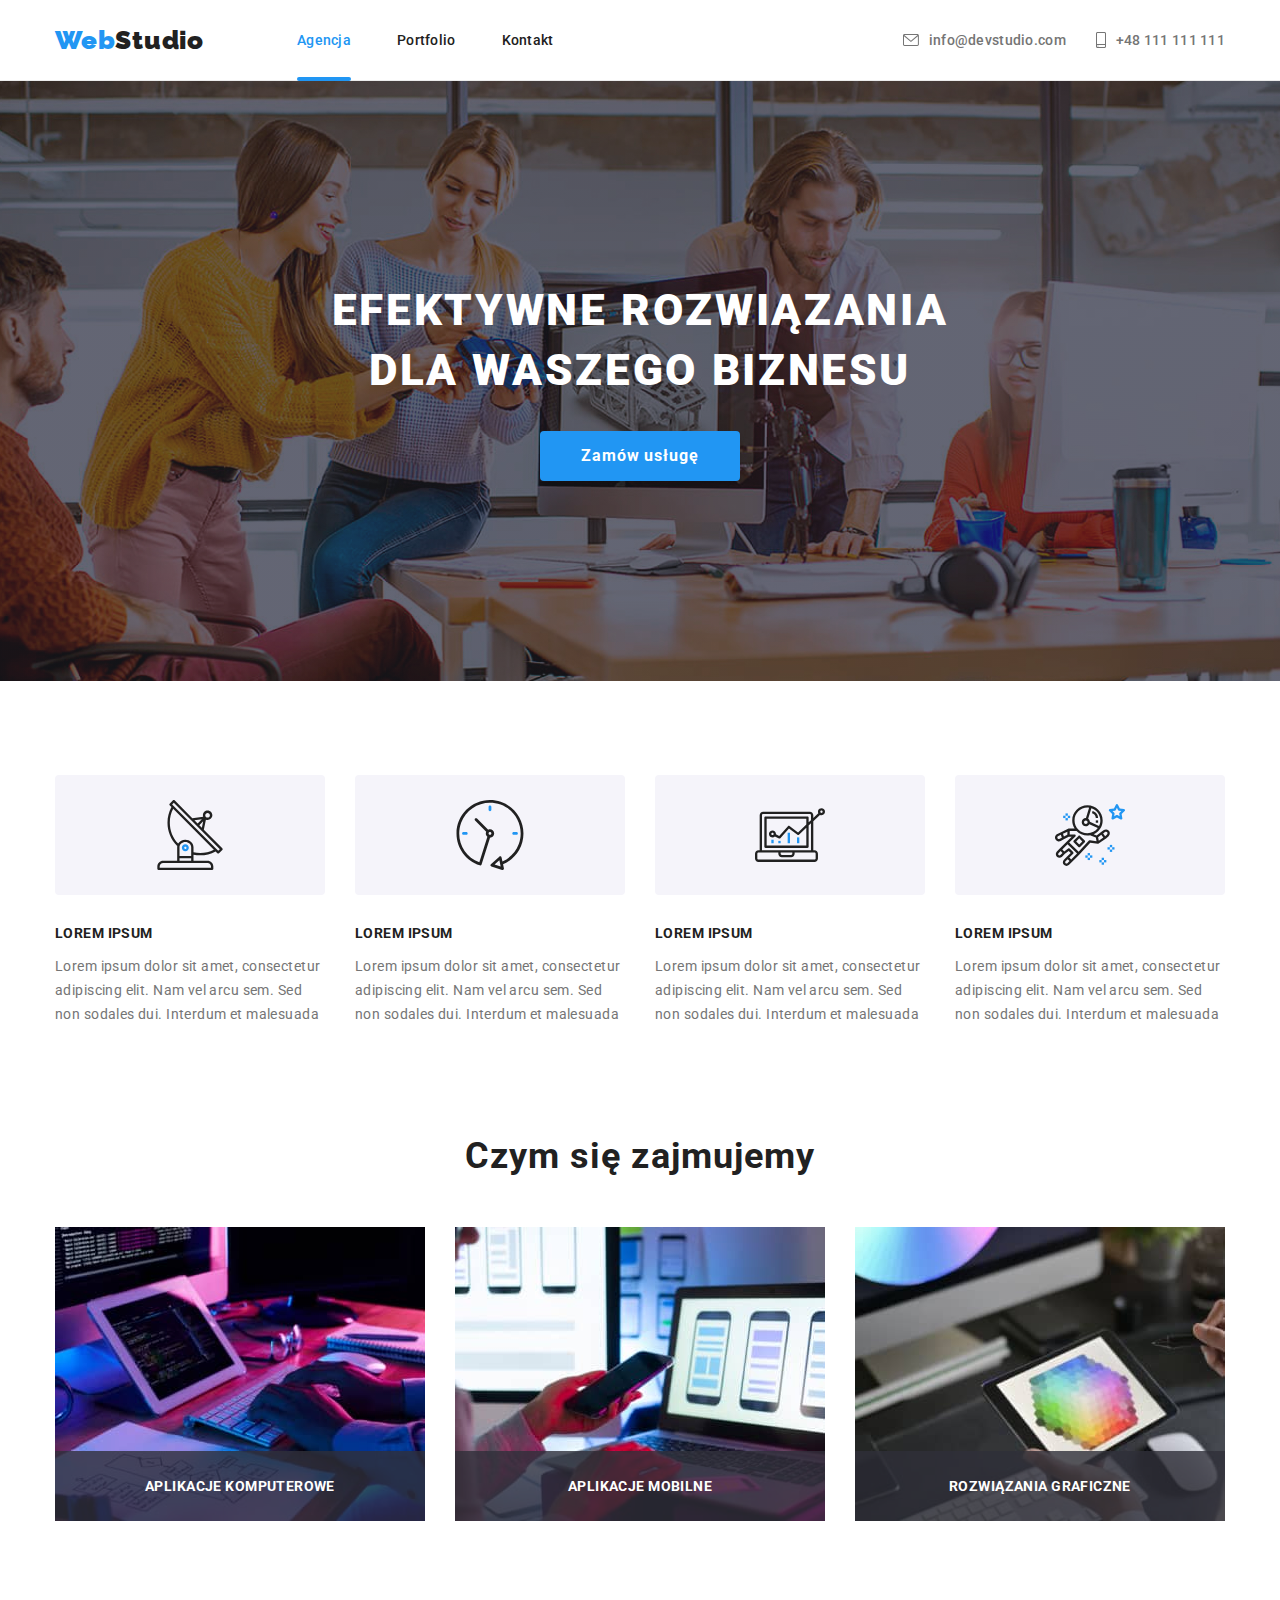
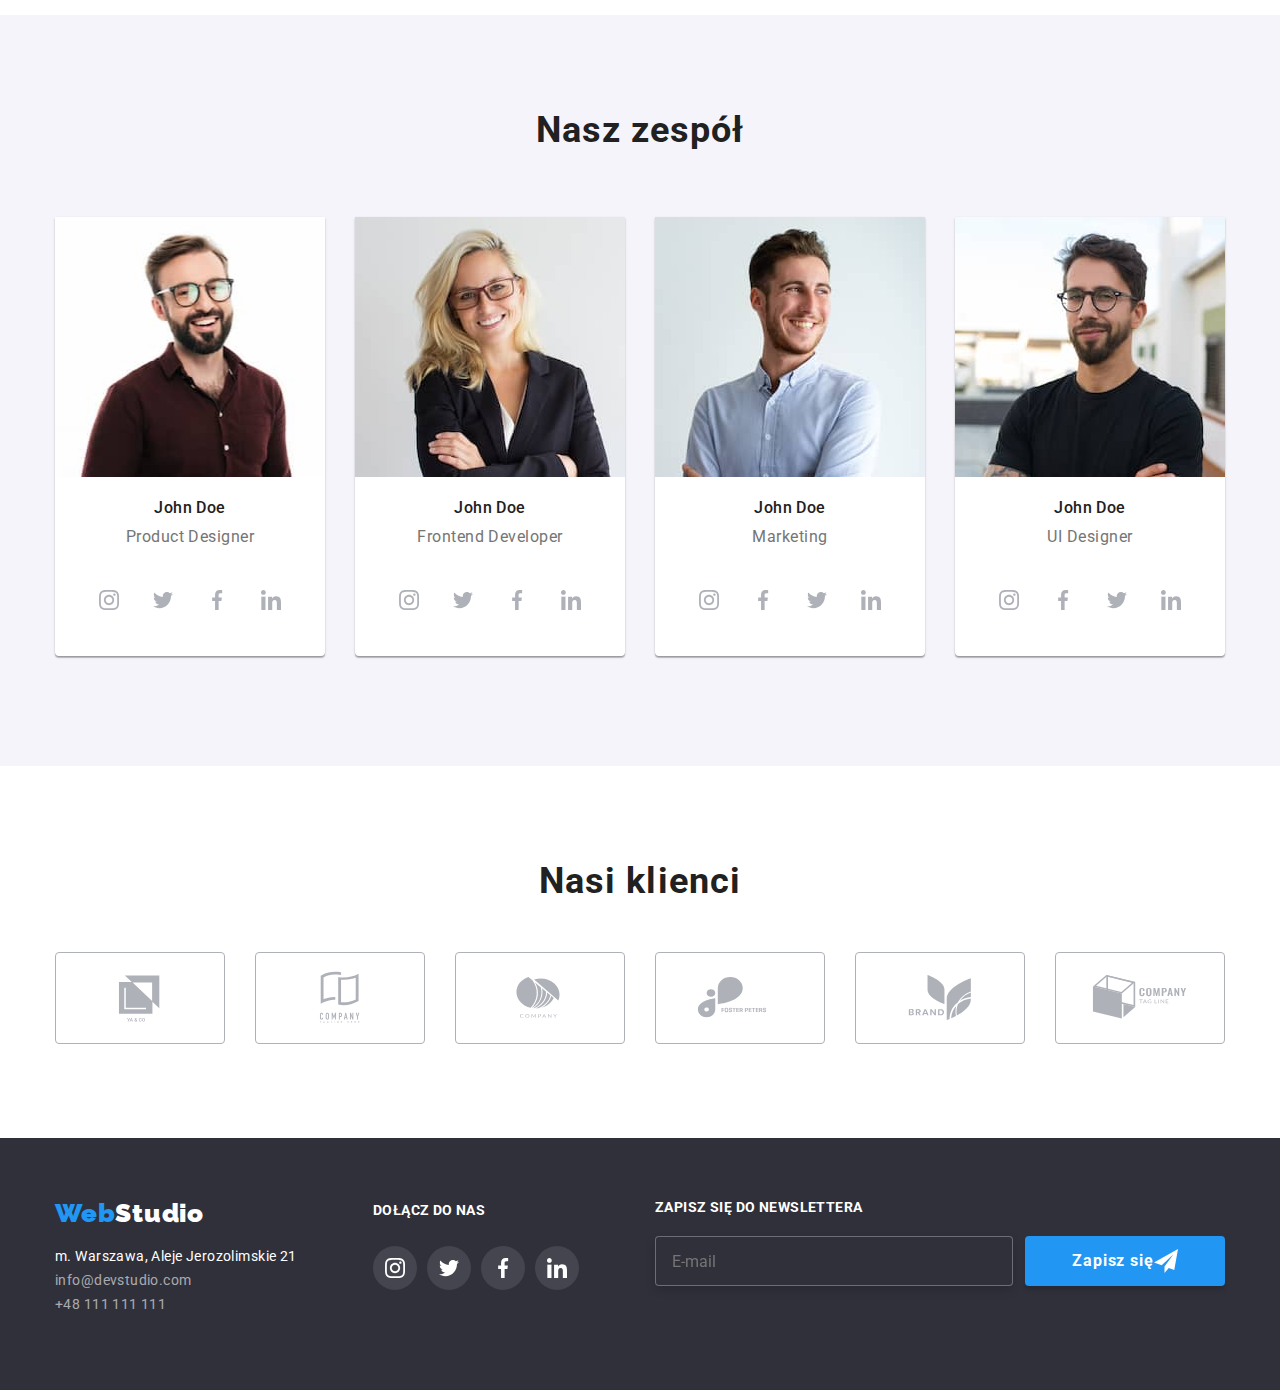
<file: index.html>
<!DOCTYPE html>
<html lang="en">
<head>
    <title>Webstudio</title>
    <meta charset="UTF-8">
    <meta http-equiv="X-UA-Compatible" content="IE=edge">
    <meta name="viewport" content="width=device-width, initial-scale=1.0">
    <link rel="preconnect" href="https://fonts.googleapis.com">
    <link rel="preconnect" href="https://fonts.gstatic.com" crossorigin>
    <link rel="stylesheet" href="https://cdnjs.cloudflare.com/ajax/libs/modern-normalize/1.1.0/modern-normalize.min.css">
    <link rel="stylesheet" href="css/style.css">
    
    
    <link href="https://fonts.googleapis.com/css2?family=Raleway:wght@700&family=Roboto:wght@400;500;700;900&display=swap" rel="stylesheet"/>
    
</head>
<body>
    <header class="header">
        <div class="container">
            <nav class="navigation">
                <a class="navigation-logo" href="index.html"><strong><span
                            class="navigation-logo-color">Web</span>Studio</strong></a>
    
                <ul class="navigation-list list">
                    <li class="navigation-list-item">
                        <a class="navigation-list-link current link animate__animated animate__backInLeft"
                            href="index.html">Agencja</a>
                    </li>
                    <li class="navigation-list-item">
                        <a class="navigation-list-link link" href="portfolio.html">Portfolio</a>
                    </li>
                    <li class="navigation-list-item">
                        <a class="navigation-list-link link" href="#">Kontakt</a>
                    </li>
                </ul>
            </nav>
            <address class="address-header">
                <ul class="address-header-contact-list list">
                    <li class="address-header-list-item">
                        <a class="address-email link" href="mailto:info@devstudio.com">
                            <svg class="envelope-icon" width="16" height="12">
                                <use href="svg/sprite.svg#icon-envelope"></use>
                            </svg>info@devstudio.com
                        </a>
                    </li>
                    <li class="address-header-list-item">
                        <a class="address-phone-number link" href="tel:+48111111111">
                            <svg class="icon-smartphone" width="10" height="16">
                                <use href="svg/sprite.svg#icon-smartphone"></use>
                            </svg>+48 111 111 111
    
                        </a>
                    </li>
                </ul>
            </address>
        </div>
    </header>
    
    <main>
        <section class="hero section">
            <div class="container">
                <h1 class="main-header">EFEKTYWNE ROZWIĄZANIA DLA WASZEGO BIZNESU</h1>
                <button class="btn btn__topSpace" type="button" data-modal-open>Zamów usługę</button>
            </div>
        </section>
        <section class="lorem-ipsum">
            <div class="container">
                <ul class="lorem-ipsum-list list">
                    <li class="lorem-ipsum-item">
                        <div class="lorem-ipsum-icon-container">
                            <svg class="lorem-ipsum-icon" width="270" height="120">
                                <use href="svg/sprite.svg#icon-antenna"></use>
                            </svg>
                        </div>
                        <h5 class="lorem-ipsum-header">LOREM IPSUM</h5>
                        <p class="lorem-ipsum-description">
                            Lorem ipsum dolor sit amet, consectetur adipiscing elit. Nam vel
                            arcu sem. Sed non sodales dui. Interdum et malesuada
                        </p>
                    </li>
                    <li class="lorem-ipsum-item">
                        <div class="lorem-ipsum-icon-container">
                            <svg class="lorem-ipsum-icon" width="270" height="120">
                                <use href="svg/sprite.svg#icon-clock"></use>
                            </svg>
                        </div>
                        <h5 class="lorem-ipsum-header">LOREM IPSUM</h5>
                        <p class="lorem-ipsum-description">
                            Lorem ipsum dolor sit amet, consectetur adipiscing elit. Nam vel
                            arcu sem. Sed non sodales dui. Interdum et malesuada
                        </p>
                    </li>
                    <li class="lorem-ipsum-item">
                        <div class="lorem-ipsum-icon-container">
                            <svg class="lorem-ipsum-icon" width="270" height="120">
                                <use href="svg/sprite.svg#icon-diagram"></use>
                            </svg>
                        </div>
                        <h5 class="lorem-ipsum-header">LOREM IPSUM</h5>
                        <p class="lorem-ipsum-description">
                            Lorem ipsum dolor sit amet, consectetur adipiscing elit. Nam vel
                            arcu sem. Sed non sodales dui. Interdum et malesuada
                        </p>
                    </li>
                    <li class="lorem-ipsum-item">
                        <div class="lorem-ipsum-icon-container">
                            <svg class="lorem-ipsum-icon" width="270" height="120">
                                <use href="svg/sprite.svg#icon-astronaut"></use>
                            </svg>
                        </div>
                        <h5 class="lorem-ipsum-header">LOREM IPSUM</h5>
                        <p class="lorem-ipsum-description">
                            Lorem ipsum dolor sit amet, consectetur adipiscing elit. Nam vel
                            arcu sem. Sed non sodales dui. Interdum et malesuada
                        </p>
                    </li>
                </ul>
            </div>
        </section>
        
        <section class="what-we-do-list section">
            <div class="container">
                <h2 class="what-we-do-header">Czym się zajmujemy</h2>
                <ul class="what-we-do-img-list list">
                    <li class="what-we-do-item">
                        <img class="what-we-do-img " src="images/programming.jpg" alt="developer writing code on keyboard" width="370"
                            height="294" />
                        <span class="what-we-do-content-item-span">
                            Aplikacje komputerowe
                        </span>
                    </li>
                    <li class="what-we-do-item">
                        <img class="what-we-do-img" src="images/mobileapps.jpg" alt="person testing design on mobile phone"
                            width="370" height="294" />
                        <span class="what-we-do-content-item-span">
                            Aplikacje mobilne
                        </span>
                    </li>
                    <li class="what-we-do-item">
                        <img class="what-we-do-img" src="images/design.jpg"
                            alt="graphic designer choosing color from the palette on tablet" width="370" height="294" />
                        <span class="what-we-do-content-item-span">
                            Rozwiązania graficzne
                        </span>
                    </li>
                </ul>
            </div>
        </section>
        
        
        <section class="our-team section">
            <div class="container">
                <h2 class="our-team-header">Nasz zespół</h2>
                <ul class="our-team-list list">
                    <li class="our-team-item">
                        <figure class="figure-our-team">
                            <img class="our-team-img" src="images/joefoto1.jpg" alt="John Doe - Product Designer"
                                width="270" height="260" />
                            <figcaption class="figcaption-our-team">
                                <h3 class="our-team-worker">John Doe</h3>
                                <p class="job-position">Product Designer</p>
                                <ul class="social-list list">
                                    <li class="social-list-item">
                                        <a class="social-list-link" href="">
                                            <svg class="social-icon" width="20px" height="20px">
                                                <use href="svg/sprite.svg#icon-instagram" width="20px" height="20px">
                                                </use>
                                            </svg>
                                        </a>
                                    </li>
                                    <li class="social-list-item">
                                        <a class="social-list-link" href="">
                                            <svg class="social-icon" width="20px" height="20px">
                                                <use href="svg/sprite.svg#icon-twitter" width="20px" height="20px">
                                                </use>
                                            </svg>
                                        </a>
                                    </li>
                                    <li class="social-list-item">
                                        <a class="social-list-link" href="">
                                            <svg class="social-icon" width="20px" height="20px">
                                                <use href="svg/sprite.svg#icon-facebook" width="20px" height="20px">
                                                </use>
                                            </svg>
                                        </a>
                                    </li>
                                    <li class="social-list-item">
                                        <a class="social-list-link" href="">
                                            <svg class="social-icon" width="20px" height="20px">
                                                <use href="svg/sprite.svg#icon-linkedin" width="20px" height="20px">
                                                </use>
                                            </svg>
                                        </a>
                                    </li>
                                </ul>
                            </figcaption>
                        </figure>
                    </li>
                    <li class="our-team-item">
                        <figure class="figure-our-team">
                            <img class="our-team-img" src="images/liliefoto2.jpg" alt="John Doe - Frontend Developer"
                                width="270" height="260" />
                            <figcaption class="figcaption-our-team">
                                <h3 class="our-team-worker">John Doe</h3>
                                <p class="job-position">Frontend Developer</p>
                                <ul class="social-list list">
                                    <li class="social-list-item">
                                        <a class="social-list-link" href="">
                                            <svg class="social-icon" width="20px" height="20px">
                                                <use href="svg/sprite.svg#icon-instagram" width="20px" height="20px">
                                                </use>
                                            </svg>
                                        </a>
                                    </li>
                                    <li class="social-list-item">
                                        <a class="social-list-link" href="">
                                            <svg class="social-icon" width="20px" height="20px">
                                                <use href="svg/sprite.svg#icon-twitter" width="20px" height="20px">
                                                </use>
                                            </svg>
                                        </a>
                                    </li>
                                    <li class="social-list-item">
                                        <a class="social-list-link" href="">
                                            <svg class="social-icon" width="20px" height="20px">
                                                <use href="svg/sprite.svg#icon-facebook" width="20px" height="20px">
                                                </use>
                                            </svg>
                                        </a>
                                    </li>
                                    <li class="social-list-item">
                                        <a class="social-list-link" href="">
                                            <svg class="social-icon" width="20px" height="20px">
                                                <use href="svg/sprite.svg#icon-linkedin" width="20px" height="20px">
                                                </use>
                                            </svg>
                                        </a>
                                    </li>
                                </ul>
                            </figcaption>
                        </figure>
                    </li>
                    <li class="our-team-item">
                        <figure class="figure-our-team">
                            <img class="our-team-img" src="images/tommyfoto3.jpg" alt="John Doe - Marketing" width="270"
                                height="260" />
                            <figcaption class="figcaption-our-team">
                                <h3 class="our-team-worker">John Doe</h3>
                                <p class="job-position">Marketing</p>
                                <ul class="social-list list">
                                    <li class="social-list-item">
                                        <a class="social-list-link" href="">
                                            <svg class="social-icon" width="20px" height="20px">
                                                <use href="svg/sprite.svg#icon-instagram" width="20px" height="20px">
                                                </use>
                                            </svg>
                                        </a>
                                    </li>
                                    <li class="social-list-item">
                                        <a class="social-list-link" href="">
                                            <svg class="social-icon" width="20px" height="20px">
                                                <use href="svg/sprite.svg#icon-facebook" width="20px" height="20px">
                                                </use>
                                            </svg>
                                        </a>
                                    </li>
                                    <li class="social-list-item">
                                        <a class="social-list-link" href="">
                                            <svg class="social-icon" width="20px" height="20px">
                                                <use href="svg/sprite.svg#icon-twitter" width="20px" height="20px">
                                                </use>
                                            </svg>
                                        </a>
                                    </li>
                                    <li class="social-list-item">
                                        <a class="social-list-link" href="">
                                            <svg class="social-icon" width="20px" height="20px">
                                                <use href="svg/sprite.svg#icon-linkedin" width="20px" height="20px">
                                                </use>
                                            </svg>
                                        </a>
                                    </li>
                                </ul>
                            </figcaption>
                        </figure>
                    </li>
                    <li class="our-team-item">
                        <figure class="figure-our-team">
                            <img class="our-team-img" src="images/jimmyfoto4.jpg" alt="John Doe - UI Designer" width="270"
                                height="260" />
                            <figcaption class="figcaption-our-team">
                                <h3 class="our-team-worker">John Doe</h3>
                                <p class="job-position">UI Designer</p>
                                <ul class="social-list list">
                                    <li class="social-list-item">
                                        <a class="social-list-link" href="">
                                            <svg class="social-icon" width="20px" height="20px">
                                                <use href="svg/sprite.svg#icon-instagram" width="20px" height="20px">
                                                </use>
                                            </svg>
                                        </a>
                                    </li>
                                    <li class="social-list-item">
                                        <a class="social-list-link" href="">
                                            <svg class="social-icon" width="20px" height="20px">
                                                <use href="svg/sprite.svg#icon-facebook" width="20px" height="20px">
                                                </use>
                                            </svg>
                                        </a>
                                    </li>
                                    <li class="social-list-item">
                                        <a class="social-list-link" href="">
                                            <svg class="social-icon" width="20px" height="20px">
                                                <use href="svg/sprite.svg#icon-twitter" width="20px" height="20px">
                                                </use>
                                            </svg>
                                        </a>
                                    </li>
                                    <li class="social-list-item">
                                        <a class="social-list-link" href="">
                                            <svg class="social-icon" width="20px" height="20px">
                                                <use href="svg/sprite.svg#icon-linkedin" width="20px" height="20px">
                                                </use>
                                            </svg>
                                        </a>
                                    </li>
                                </ul>
                            </figcaption>
                        </figure>
                    </li>
                </ul>
            </div>
        </section>
        
        <section class="our-customers section">
            <div class="container">
                <h2 class="our-customers-header">Nasi klienci</h2>
                <ul class="our-customers-list list">
                    <li class="our-customers-item">
                        <div class="our-customers-container">
                            <a class="our-customers-link" href="#">
                                <svg class="our-customers-icon" width="170" height="92">
                                    <use href="svg/sprite.svg#icon-logoone"></use>
                                </svg>
                            </a>
                        </div>
                    </li>
                    <li class="our-customers-item">
                        <a class="our-customers-link" href="#">
                            <svg class="our-customers-icon" width="170" height="92">
                                <use href="svg/sprite.svg#icon-logotwo"></use>
                            </svg>
                        </a>
                    </li>
                    <li class="our-customers-item">
                        <a class="our-customers-link" href="#">
                            <svg class="our-customers-icon" width="170" height="92">
                                <use href="svg/sprite.svg#icon-logothree"></use>
                            </svg>
                        </a>
                    </li>
                    <li class="our-customers-item">
                        <a class="our-customers-link" href="#">
                            <svg class="our-customers-icon" width="170" height="92">
                                <use class="icon" href="svg/sprite.svg#icon-logofour"></use>
                            </svg>
                        </a>
                    </li>
                    <li class="our-customers-item">
                        <a class="our-customers-link" href="#">
                            <svg class="our-customers-icon" width="170" height="92">
                                <use href="svg/sprite.svg#icon-logofive"></use>
                            </svg>
                        </a>
                    </li>
                    <li class="our-customers-item">
                        <a class="our-customers-link" href="#">
                            <svg class="our-customers-icon" width="170" height="92">
                                <use href="svg/sprite.svg#icon-logosix"></use>
                            </svg>
                        </a>
                    </li>
                </ul>
            </div>
        </section>
        
    </main>
    <footer class="footer">
        <div class="container footer-content">
            <div class="footer-left-side">
                <a class="navigation-logo-bottom" href="index.html"><strong>Web<span
                            class="navigation-logo-color-bottom">Studio</span></strong></a>
                <address class="address-bottom">
                    <ul class="address-link-list list">
                        <li class="address-link-item">
                            <a class="address-location-link" href="https://goo.gl/maps/V7sMpqPqzvUCkY8G7">m. Warszawa, Aleje
                                Jerozolimskie 21</a>
                        </li>
                        <li class="address-link-item">
                            <a class="address-contact-link" href="mailto:info@devstudio.com">info@devstudio.com</a>
                        </li>
                        <li class="address-link-item">
                            <a class="address-contact-link" href="tel:+48111111111">+48 111 111 111</a>
                        </li>
                    </ul>
                </address>
            </div>
            <div class="footer-mid-side">
                <h4 class="join-us-header">Dołącz do nas</h4>
                <ul class="join-us-social-list list">
                    <li class='join-us-social-item'>
                        <a class="join-us-social-list-link" href="">
                            <svg class="join-us-social-icon" width="20px" height="20px">
                                <use href="svg/sprite.svg#icon-instagram" width="20px" height="20px"></use>
                            </svg>
                        </a>
                    </li>
                    <li class='join-us-social-item'>
                        <a class="join-us-social-list-link" href="">
                            <svg class="join-us-social-icon" width="20px" height="20px">
                                <use href="svg/sprite.svg#icon-twitter" width="20px" height="20px"></use>
                            </svg>
                        </a>
                    </li>
                    <li class='join-us-social-item'>
                        <a class="join-us-social-list-link" href="">
                            <svg class="join-us-social-icon" width="20px" height="20px">
                                <use href="svg/sprite.svg#icon-facebook" width="20px" height="20px"></use>
                            </svg>
                        </a>
                    </li>
                    <li class='join-us-social-item'>
                        <a class="join-us-social-list-link" href="">
                            <svg class="join-us-social-icon" width="20px" height="20px">
                                <use href="svg/sprite.svg#icon-linkedin" width="20px" height="20px"></use>
                            </svg>
                        </a>
                    </li>
                </ul>
            </div>
            <div class="footer-right-side">
                <form>
                    <label class="footer-label" for="email-newsletter">Zapisz się do newslettera</label>
                    <div class="newsletter">
                        <input class="footer-email-input" id="email-newsletter" type="email" name="email" placeholder="E-mail"
                            required />
                        <button class="btn btn__beetweenSpace">Zapisz się
                            <!-- <input class="newsletter-bnt" type="submit" value="Zapisz się"> -->
                            <svg class="newsletter-icon" width="24px" height="24px">
                                <use href="svg/sprite.svg#icon-send" width="24px" height="24px"></use>
                            </svg>
                        </button>
                    </div>
                </form>
            
            </div>
        </div>
    </footer>
    
    
    <div class="backdrop is-hidden" data-modal>
        <div class="modal">
            <button class="close-bnt" data-modal-close>x</button>
            <!-- <svg class="icon-close" width="30px" height="30px">
            <use href="svg/sprite.svg#icon-closetwo" width="30px" height="30px"></use>
          </svg> -->
            <h2 class="modal__form-header">Zostaw swoje dane w formularzu poniżej</h2>
            <form class="modal-form">
                <label class="modal-form-field" for="imie">
                    Imie
                    <span class="modal-form-input-wrapper">
                        <input type="text" id="imie" name="user-name" class="modal-form-input" required>
                        <svg class="modal-form-icon" width="18px" height="18px">
                            <use href="svg/sprite.svg#person-black" width="18px" height="18px"></use>
                        </svg>
                    </span>
            
                </label>
                <label class="modal-form-field" for="tel">
                    Telefon
                    <span class="modal-form-input-wrapper">
                        <input type="tel" class="modal-form-input" id="tel" name="tel" required>
                        <svg class="modal-form-icon" width="18px" height="18px">
                            <use href="svg/sprite.svg#phone-black" width="18px" height="18px"></use>
                        </svg>
                    </span>
                </label>
                <label class="modal-form-field" for="email">
                    Email
                    <span class="modal-form-input-wrapper">
                        <input type="email" class="modal-form-input" name="email" id="email" required>
                        <svg class="modal-form-icon" width="18px" height="18px">
                            <use href="svg/sprite.svg#email-black" width="18px" height="18px"></use>
                        </svg>
                    </span>
                </label>
                <label class="modal-form-field">
                    Komentarz
                    <span class="modal-form-input-wrapper">
                        <textarea class="modal-form-message" name="user_message" placeholder="Wprowadź tekst"></textarea>
                    </span>
                </label>
                <input type="checkbox" id="user-policy" class="modal-form-policy visually-hidden" name="user_policy"
                    value="accept-policy">
                <label for="user-policy" class="modal-form-policy-text">
                    <span class="policy-text">Oświadczam iż akceptuję</span> <a class="policy-link" href="#">Regulamin</a><span
                        class="policy-text">i </span><a class="policy-link" href="#">Politykę
                        Prywatności.</a>
                </label>
                <button class="btn btn__topSpace" type="submit">Wyślij</button>
            </form>
        </div>
    </div>
    <script src="./js/modal.js"></script>
    
</body>
</html>
</file>
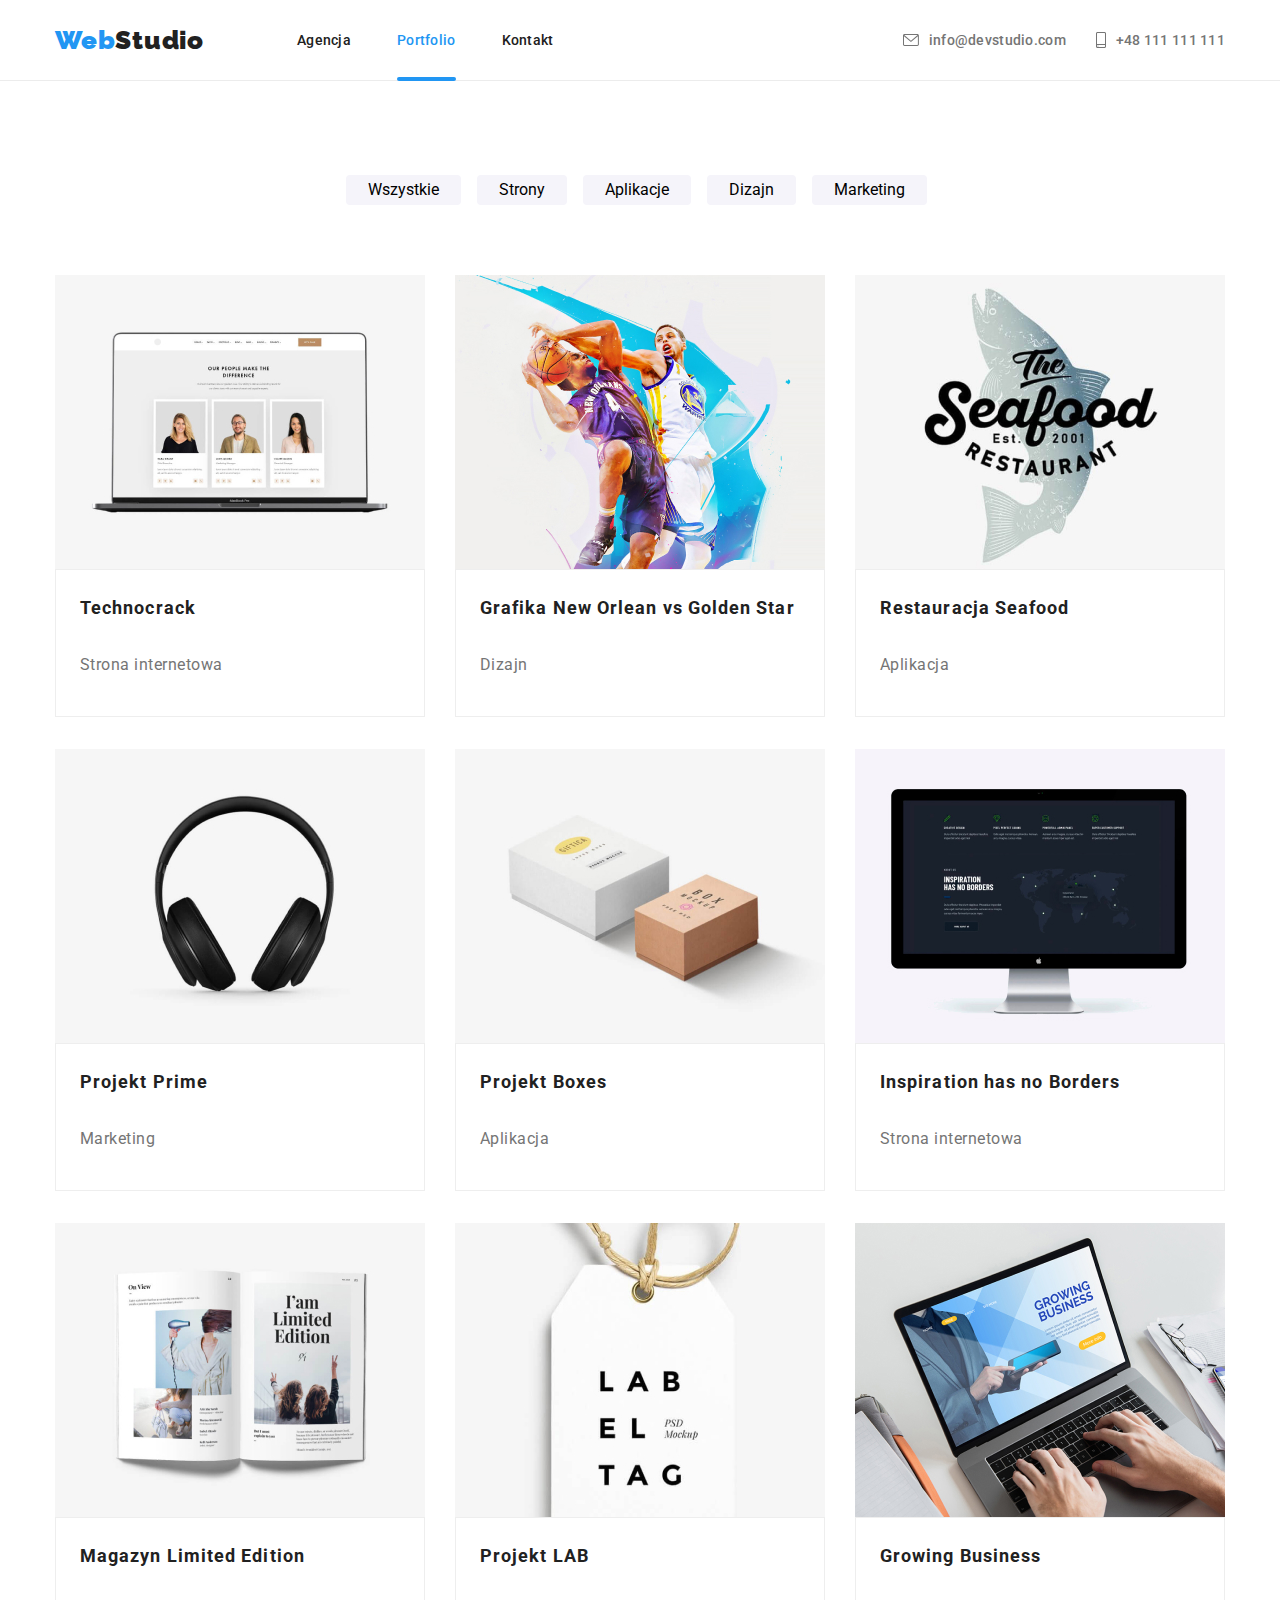
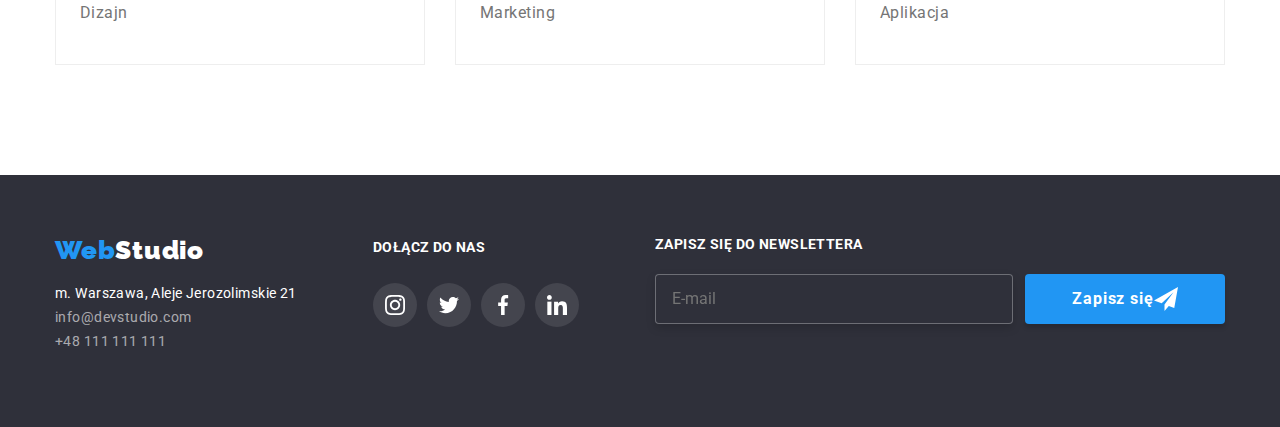
<file: portfolio.html>
<!DOCTYPE html>
<html lang="en">
<head>
    <meta charset="UTF-8">
    <meta http-equiv="X-UA-Compatible" content="IE=edge">
    <meta name="viewport" content="width=device-width, initial-scale=1.0">
    <link rel="stylesheet" href="https://cdnjs.cloudflare.com/ajax/libs/modern-normalize/1.1.0/modern-normalize.min.css">
    <link rel="stylesheet" href="css/style.css">
    <link rel="preconnect" href="https://fonts.googleapis.com">
    <link rel="preconnect" href="https://fonts.gstatic.com" crossorigin>
    <link href="https://fonts.googleapis.com/css2?family=Raleway:wght@700&family=Roboto:wght@400;500;700;900&display=swap" rel="stylesheet" />
    <title>Portfolio</title>
</head>
<body>
    <header class="header">
        <div class="container">
            <nav class="navigation">
                <a class="navigation-logo" href="index.html"><strong><span
                            class="navigation-logo-color">Web</span>Studio</strong></a>

                <ul class="navigation-list list">
                    <li class="navigation-list-item">
                        <a class="navigation-list-link link" href="index.html">Agencja</a>
                    </li>
                    <li class="navigation-list-item">
                        <a class="navigation-list-link link current link" href="portfolio.html">Portfolio</a>
                    </li>
                    <li class="navigation-list-item">
                        <a class="navigation-list-link link" href="#">Kontakt</a>
                    </li>
                </ul>
            </nav>
            <address class="address-header">
                <ul class="address-header-contact-list list">
                    <li class="address-header-list-item">
                        <a class="address-email link" href="mailto:info@devstudio.com">
                            <svg class="envelope-icon" width="16" height="12">
                                <use href="svg/sprite.svg#icon-envelope"></use>
                            </svg>info@devstudio.com
                        </a>
                    </li>
                    <li class="address-header-list-item">
                        <a class="address-phone-number link" href="tel:+48111111111">
                            <svg class="icon-smartphone" width="10" height="16">
                                <use href="svg/sprite.svg#icon-smartphone"></use>
                            </svg>+48 111 111 111

                        </a>
                    </li>
                </ul>

            </address>
        </div>
    </header>
    <main>
        <section class="section">
            <div class="container">
                <div class="button-list">
                    <ul class="button-list-link list">
                        <li class="button-list-item"><button class="buttons" type="button">Wszystkie</button></li>
                        <li class="button-list-item"><button class="buttons" type="button">Strony</button></li>
                        <li class="button-list-item"><button class="buttons" type="button">Aplikacje</button></li>
                        <li class="button-list-item"><button class="buttons" type="button">Dizajn</button></li>
                        <li class="button-list-item"><button class="buttons" type="button">Marketing</button></li>
                    </ul>

                </div>
                <!-- <div class="apps"> -->
                <ul class="apps-list-link list">
                    <li class="apps-list-item">
                        <figure class="figure-apps">
                            <div class="apps-list-box">
                                <img class="apps-list-link" src="images/lapt.jpg"
                                    alt="Technocrack web page photo" width="370" height="294" />
                                <span class="apps-list-popup">
                                    Technocrack jest popularną platformą wykorzystywaną do rozpowszechniania
                                    koronawirusa. Firmy wykorzystują tę platformę
                                    do celów szpiegowskich i ataków na niezabezpieczone serwery konkurencji
                                </span>
                            </div>
                            <figcaption class="figcaption-apps">
                                <h4 class="application-name">Technocrack</h4>
                                <p class="application-description">Strona internetowa</p>
                            </figcaption>

                        </figure>

                    <li class="apps-list-item">
                        <figure class="figure-apps">
                            <div class="apps-list-box">
                                <img class="apps-list-link" src="images/grafic.jpg"
                                    alt="New Orlean vs Golden Star graphics" width="370" height="294" />
                                <span class="apps-list-popup">
                                    Technocrack jest popularną platformą wykorzystywaną do rozpowszechniania
                                    koronawirusa. Firmy wykorzystują tę
                                    platformę
                                    do celów szpiegowskich i ataków na niezabezpieczone serwery konkurencji
                                </span>
                            </div>
                            <figcaption class="figcaption-apps">
                                <h4 class="application-name">Grafika New Orlean vs Golden Star</h4>
                                <p class="application-description">Dizajn</p>
                            </figcaption>

                        </figure>
                    </li>
                    <li class="apps-list-item">
                        <figure class="figure-apps">
                            <div class="apps-list-box">
                                <img class="apps-list-link" src="images/resto.jpg"
                                    alt="seafood restaurants logo" width="370" height="294" />
                                <span class="apps-list-popup">
                                    Technocrack jest popularną platformą wykorzystywaną do rozpowszechniania
                                    koronawirusa. Firmy wykorzystują tę
                                    platformę
                                    do celów szpiegowskich i ataków na niezabezpieczone serwery konkurencji
                                </span>
                            </div>
                            <figcaption class="figcaption-apps">
                                <h4 class="application-name">Restauracja Seafood</h4>
                                <p class="application-description">Aplikacja</p>
                            </figcaption>

                        </figure>
                    </li>
                    <li class="apps-list-item">
                        <figure class="figure-apps">
                            <div class="apps-list-box">
                                <img class="apps-list-link" src="images/projekt.jpg" alt="headset photo"
                                    width="370" height="294" />
                                <span class="apps-list-popup">
                                    Technocrack jest popularną platformą wykorzystywaną do rozpowszechniania
                                    koronawirusa. Firmy wykorzystują tę
                                    platformę
                                    do celów szpiegowskich i ataków na niezabezpieczone serwery konkurencji
                                </span>
                            </div>
                            <figcaption class="figcaption-apps">
                                <h4 class="application-name">Projekt Prime</h4>
                                <p class="application-description">Marketing</p>
                            </figcaption>

                        </figure>
                    </li>
                    <li class="apps-list-item">
                        <figure class="figure-apps">
                            <div class="apps-list-box">
                                <img class="apps-list-link" src="images/boxes.jpg" alt="Projekt boxes photo"
                                    width="370" height="294" />
                                <span class="apps-list-popup">
                                    Technocrack jest popularną platformą wykorzystywaną do rozpowszechniania
                                    koronawirusa. Firmy wykorzystują tę
                                    platformę
                                    do celów szpiegowskich i ataków na niezabezpieczone serwery konkurencji
                                </span>
                            </div>
                            <figcaption class="figcaption-apps">
                                <h4 class="application-name">Projekt Boxes</h4>
                                <p class="application-description">Aplikacja</p>
                            </figcaption>

                        </figure>
                    </li>
                    <li class="apps-list-item">
                        <figure class="figure-apps">
                            <div class="apps-list-box">
                                <img class="apps-list-link" src="images/inspiration.jpg"
                                    alt="web side on the screen photo" width="370" height="294" />
                                <span class="apps-list-popup">
                                    Technocrack jest popularną platformą wykorzystywaną do rozpowszechniania
                                    koronawirusa. Firmy wykorzystują tę
                                    platformę
                                    do celów szpiegowskich i ataków na niezabezpieczone serwery konkurencji
                                </span>
                            </div>
                            <figcaption class="figcaption-apps">
                                <h4 class="application-name">Inspiration has no Borders</h4>
                                <p class="application-description">Strona internetowa</p>
                            </figcaption>

                        </figure>
                    </li>
                    <li class="apps-list-item">
                        <figure class="figure-apps">
                            <div class="apps-list-box">
                                <img class="apps-list-link" src="images/magazyn.jpg"
                                    alt="Magazyn limited edition photo" width="370" height="294" />
                                <span class="apps-list-popup">
                                    Technocrack jest popularną platformą wykorzystywaną do rozpowszechniania
                                    koronawirusa. Firmy wykorzystują tę
                                    platformę
                                    do celów szpiegowskich i ataków na niezabezpieczone serwery konkurencji
                                </span>
                            </div>
                            <figcaption class="figcaption-apps">
                                <h4 class="application-name">Magazyn Limited Edition</h4>
                                <p class="application-description">Dizajn</p>
                            </figcaption>

                        </figure>
                    </li>
                    <li class="apps-list-item">
                        <figure class="figure-apps">
                            <div class="apps-list-box">
                                <img class="apps-list-link" src="images/lab.jpg" alt="Label tag photo"
                                    width="370" height="294" />
                                <span class="apps-list-popup">
                                    Technocrack jest popularną platformą wykorzystywaną do rozpowszechniania
                                    koronawirusa. Firmy wykorzystują tę
                                    platformę
                                    do celów szpiegowskich i ataków na niezabezpieczone serwery konkurencji
                                </span>
                            </div>
                            <figcaption class="figcaption-apps">
                                <h4 class="application-name">Projekt LAB</h4>
                                <p class="application-description">Marketing</p>
                            </figcaption>

                        </figure>
                    </li>
                    <li class="apps-list-item">
                        <figure class="figure-apps">
                            <div class="apps-list-box">
                                <img class="apps-list-link" src="images/busines.jpg"
                                    alt="logo Growing Business on the laptop screen" width="370" height="294" />
                                <span class="apps-list-popup">
                                    Technocrack jest popularną platformą wykorzystywaną do rozpowszechniania
                                    koronawirusa. Firmy wykorzystują tę
                                    platformę
                                    do celów szpiegowskich i ataków na niezabezpieczone serwery konkurencji
                                </span>
                            </div>
                            <figcaption class="figcaption-apps">
                                <h4 class="application-name">Growing Business</h4>
                                <p class="application-description">Aplikacja</p>
                            </figcaption>

                        </figure>
                    </li>
                </ul>
            </div>
        </section>
    </main>
    <footer class="footer">
        <div class="container footer-content">
            <div class="footer-left-side">
                <a class="navigation-logo-bottom" href="index.html"><strong>Web<span
                            class="navigation-logo-color-bottom">Studio</span></strong></a>
                <address class="address-bottom">
                    <ul class="address-link-list list">
                        <li class="address-link-item">
                            <a class="address-location-link" href="https://goo.gl/maps/V7sMpqPqzvUCkY8G7">m. Warszawa,
                                Aleje
                                Jerozolimskie 21</a>
                        </li>
                        <li class="address-link-item">
                            <a class="address-contact-link" href="mailto:info@devstudio.com">info@devstudio.com</a>
                        </li>
                        <li class="address-link-item">
                            <a class="address-contact-link" href="tel:+48111111111">+48 111 111 111</a>
                        </li>
                    </ul>
                </address>
            </div>
            <div class="footer-mid-side">
                <h4 class="join-us-header">Dołącz do nas</h4>
                <ul class="join-us-social-list list">
                    <li class='join-us-social-item'>
                        <a class="join-us-social-list-link" href="">
                            <svg class="join-us-social-icon" width="20px" height="20px">
                                <use href="svg/sprite.svg#icon-instagram" width="20px" height="20px"></use>
                            </svg>
                        </a>
                    </li>
                    <li class='join-us-social-item'>
                        <a class="join-us-social-list-link" href="">
                            <svg class="join-us-social-icon" width="20px" height="20px">
                                <use href="svg/sprite.svg#icon-twitter" width="20px" height="20px"></use>
                            </svg>
                        </a>
                    </li>
                    <li class='join-us-social-item'>
                        <a class="join-us-social-list-link" href="">
                            <svg class="join-us-social-icon" width="20px" height="20px">
                                <use href="svg/sprite.svg#icon-facebook" width="20px" height="20px"></use>
                            </svg>
                        </a>
                    </li>
                    <li class='join-us-social-item'>
                        <a class="join-us-social-list-link" href="">
                            <svg class="join-us-social-icon" width="20px" height="20px">
                                <use href="svg/sprite.svg#icon-linkedin" width="20px" height="20px"></use>
                            </svg>
                        </a>
                    </li>
                </ul>
            </div>
            <div class="footer-right-side">
                <form>
                    <label class="footer-label" for="email-newsletter">Zapisz się do newslettera</label>
                    <div class="newsletter">
                        <input class="footer-email-input" id="email-newsletter" type="email" name="email" placeholder="E-mail"
                            required />
                        <button class="btn btn__beetweenSpace">Zapisz się
                            <!-- <input class="newsletter-bnt" type="submit" value="Zapisz się"> -->
                            <svg class="newsletter-icon" width="24px" height="24px">
                                <use href="svg/sprite.svg#icon-send" width="24px" height="24px"></use>
                            </svg>
                        </button>
                    </div>
                </form>
            
            </div>
        </div>
    </footer>

</body>

</html>
</file>
<file: css/style.css>
:root {
    --main-font: "Roboto", sans-serif;
    --secondary-font: "Raleway", sans-serif;
    --main-color: #2196F3;
    --text-main-color: #212121;
}

body {
font-family: var(--main-font);
color:var(--text-main-color);
}

h1,
h2,
h3,
h4,
h5,
h6 {
    margin: 0;
}

ul,
ol {
    margin: 0;
    padding: 0;
}

p {
    padding: 0;
}

.list {
    list-style: none;
}

.link {
    text-decoration: none;
}

img {
    display: block;
}

.container {
    width: 1200px;
    padding: 0 15px;
    align-items: center;
    margin: 0 auto;
}

.section {
    padding-top: 94px;
    padding-bottom: 94px;
}
/* ===== COMPONENTS ===== */

/* ===== END COMPONENTS ===== */

/* ===== HEADER ===== */


.main-header {
    margin-left: auto;
    margin-right: auto;
}

.header .container{
    display: flex;
    height: 80px;
    justify-content: space-between;
}

.address-header-contact-list {
    display: flex;
    align-items: center;
}

.address-header-list-item:not(:last-child) {
    margin-right: 30px;
}

.envelope-icon,
.icon-smartphone {
    margin-right: 10px;
    fill: currentColor;
}

.navigation { 
    display: flex;
    
}

.navigation-list {
    display: flex;
    align-items: center;
}

.navigation-list-item:not(:last-child){
    margin-right: 46px;

}
.navigation-logo {
    margin-right: 93px;
}

.navigation-logo {
    color:rgba(33, 33, 33, 1);
    text-decoration: none;
    font-family: var(--secondary-font);
    font-weight: 700;
    font-size: 26px;
    line-height: 1.192;
    letter-spacing: 0.03em;
}

.navigation-logo-color {
    color: var(--main-color);
    
}

.navigation-list-link {
    position: relative;
    font-weight: 500;
    font-size: 14px;
    line-height: 1.172;
    letter-spacing: 0.02em;
    color: rgba(33, 33, 33, 1); 
    transition: all 250ms cubic-bezier(0.4, 0, 0.2, 1);
}

.current {
    position: relative;
    color:var(--main-color);
    
}


/* .navigation-list-link::after {
    content: '';
    position: absolute;
    display: block;
    width: 100%;
    height: 4px;
    top: 45px;
    border-radius: 2px;
    animation-duration: 1000ms;
    transition: background-color 250ms cubic-bezier(0.4, 0, 0.2, 1);
} */

.current::after {
    content: '';
    position: absolute;
    display: block;
    width: 100%;
    height: 4px;
    top: 45px;
    border-radius: 2px;
    background-color: var(--main-color);
}
/* .navigation-list-link:hover::after {
    background-color: #2196F3;
} */


.navigation-list-link:hover,
.navigation-list-link:focus,
.address-email:hover,
.address-email:focus,
.address-phone-number:hover,
.address-phone-number:focus {
    color: var(--main-color);
}

.address-email,
.address-phone-number {
    font-style: normal;
    text-decoration: none;
    color:rgba(117, 117, 117, 1);
    font-weight: 500;
    font-size: 14px;
    line-height: 1.172;
    letter-spacing: 0.02em;
    align-items: center;
    display: flex;
    transition: color 250ms cubic-bezier(0.4, 0, 0.2, 1);
}

/* ===== END HEADER ===== */

/* ===== HERO ===== */

/* main > .hero { 
display: flex;
align-items: center;
} */

.hero {
    background-image: 
    linear-gradient(
        rgba(47, 48, 58, 0.4),
        rgba(47, 48, 58, 0.4)),
        url("../images/theme.jpg");
    background-repeat: no-repeat;
    background-position: center center;
    background-size: cover;
    background-color: rgba(47, 48, 58, 1);
    max-width: 1600px;
    margin: 0 auto;
    height: 37.5rem;
    background-position: center center;
    display: flex;
    align-items: center;
}

.main-header {
    font-weight: 900;
    font-size: 44px;
    line-height: 1.363;
    letter-spacing: 0.06em;
    text-transform: uppercase;
    color: #FFFFFF;
    width: 696px;
    text-align: center;
}

.btn {
font-weight: 700;
font-size: 16px;
line-height: 1.875;
display: flex;
align-items: center;
letter-spacing: 0.06em;
color: #FFFFFF;
background-color: var(--main-color);
margin: 0 auto;
border-radius: 4px;
box-shadow: 0px 4px 4px rgba(0, 0, 0, 0.15);
width: 200px;
height: 50px;
border: 0;
justify-content: center;
}

.btn__topSpace {
    margin-top: 30px;
}

.btn__beetweenSpace {
    margin-left: 12px;
}

.btn:hover,
.btn:focus {
    cursor: pointer
}
/* ===== END HERO ===== */

/* ===== LOREM IPSUM ===== */
.lorem-ipsum-list {
    display: flex;
} 

.lorem-ipsum-item:not(:last-child) {
    margin-right: 30px;
}

.lorem-ipsum-icon-container {
    background-color: #F5F4FA;
    border-radius: 4px;
    width: 270px;
    height: 120px;
    display: flex;
    justify-content: center;
    align-items: center;   
}

.lorem-ipsum-icon {
    
    justify-content: center;
    align-items: center;
    width: 70px;
    height: 70px;
}

.lorem-ipsum-header {
    font-weight: 700;
    font-size: 14px;
    line-height: 1.143;
    letter-spacing: 0.03em;
    text-transform: uppercase;
    padding-top: 30px;
}

 .lorem-ipsum-description {
    font-weight: 400;
    font-size: 14px;
    line-height: 1.714;
    letter-spacing: 0.03em;
    color: #757575;
 }   

 .lorem-ipsum {
     padding-top: 94px;
 }
/* ===== END LOREM IPSUM ===== */

/* ===== WHAT WE DO ===== */
.container .what-we-do-img-list {
    display: flex;    
}

.what-we-do-item {
    position: relative;
}

.what-we-do-content-item-span {
    position: absolute;
    display: flex;
    justify-content: center;
    align-items: center;
    bottom: 0px;
    width: 370px;
    height: 70px; 
    background: rgba(47, 48, 58, 0.8); 
    font-weight: 700;
    font-size: 14px;
    line-height: 1.143;
    text-align: center;
    letter-spacing: 0.03em;
    text-transform: uppercase;
    color: #FFFFFF;
}

.what-we-do-img {
    display: flex;
    align-items: center;
    justify-content: center;
    margin-right: 30px;
}

.what-we-do-header {
font-weight: 700;
font-size: 36px;
line-height: 1.167;
text-align: center;
letter-spacing: 0.03em;
margin-bottom: 50px;
}

/* ===== END WHAT WE DO ===== */

/* ===== OUR TEAM ===== */
.our-team-worker {
    display: inline-block;
    align-items: center;
    margin-top: 30px;
}

.figure-our-team {
    width: 270px;
    margin-left: 0px;
    display: inline-block;
    box-shadow: 0px 1px 3px rgba(0, 0, 0, 0.12), 0px 1px 1px rgba(0, 0, 0, 0.14), 0px 2px 1px rgba(0, 0, 0, 0.2);
    border-radius: 0px 0px 4px 4px;
    padding-bottom: 4px;
    background-color: #FFFFFF;
    margin-right: 30px;
}

.our-team-header {
    padding-bottom: 50px;
}

.container .our-team-list {
    display: flex;
}

.our-team {
    background-color: rgba(245, 244, 250, 1);
    text-align: center;
    
}

.our-team-header {
font-weight: 700;
font-size: 36px;
line-height: 1.167;
text-align: center;
letter-spacing: 0.03em;
}

.our-team-worker {
    font-weight: 500;
    font-size: 16px;
    line-height: 1.187px;
    letter-spacing: 0.03em;
}

.job-position {
    font-weight: 400;
    font-size: 16px;
    line-height: 1.187;
    letter-spacing: 0.03em;
    color: rgba(117, 117, 117, 1);
    margin-bottom: 16px;
    margin-top: 10px;
}

.social-list {
    display: flex;
    align-items: center;
    padding-bottom: 30px;
    padding-top: 16px;
    justify-content: center;
}

.social-list-item:not(:last-child) {
    margin-right: 10px; 
}

.social-list-link {
    display: flex;
    border-radius: 50%;
    width: 44px;
    height: 44px;
    align-items: center;
    justify-content: center;
    fill: #afb1b8;
    transition: background-color 250ms cubic-bezier(0.4, 0, 0.2, 1);

}

.social-list-link:hover,
.social-list-link:focus,
.social-icon:hover,
.social-icon:focus {
    fill: white;
    background-color: var(--main-color);

}

.figcaption-our-team {
    display: inline;
}

/* ===== END OUR TEAM ===== */
/* ===== OUR CUSTOMERS ===== */
.our-customers-list {
    display: flex;
}

.our-customers-item:not(:last-child) {
    margin-right: 30px;
}

.our-customers-header {
    font-weight: 700;
    font-size: 36px;
    line-height: 1.167;
    text-align: center;
    letter-spacing: 0.03em;
    margin-bottom: 50px;
}

.our-customers-link {
    display: flex;
    fill: #afb1b8;
    border: 1px solid #AFB1B8;
    border-radius: 4px;
    width: 170px;
    height: 92px;
    align-items: center;
    justify-content: center;
    transition: fill 250ms cubic-bezier(0.4, 0, 0.2, 1), border 250ms cubic-bezier(0.4, 0, 0.2, 1);
}

.our-customers-link:focus,
.our-customers-link:hover {
    fill: var(--main-color);
    border: 1px solid var(--main-color);
    border-radius: 4px;  
}

.our-customers-container {
    width: 170px;
    height: 92px;
    display: flex;
    align-items: center;
    justify-content: center;
}

.our-customers-icon {
    width: 106px;
    height: 60.04px;
}


/* ===== END OUR CUSTOMERS ===== */
/* ===== FOOTER ===== */


.navigation-logo-bottom {
    font-family: var(--secondary-font);
    font-weight: 700;
    font-size: 26px;
    line-height: 1.192;
    letter-spacing: 0.03em;
    color: #2196F3;
    text-decoration: none;
    padding-top: 60px;
    padding-bottom: 16px;
    display: flex;
}

.navigation-logo-color-bottom {
    color: rgba(255, 255, 255, 1);
}

.footer {
    background-color: 
    rgba(47, 48, 58, 1);
    height: 252px;  
}

.address-location-link, 
.address-contact-link {
    font-weight: 400;
    font-size: 14px;
    line-height: 1.714;
    letter-spacing: 0.03em;
    color:rgba(255, 255, 255, 1);
    text-decoration: none;
    font-style: normal;  
    transition: color 250ms cubic-bezier(0.4, 0, 0.2, 1);
}

.address-contact-link {
    color: rgba(255, 255, 255, 0.6);    
}

.address-contact-link:hover,
.address-contact-link:focus,
.address-location-link:hover,
.address-location-link:focus {
    color: var(--main-color);
    
}

.footer-content {
    display: flex;
    justify-content: space-between;
}

/* ===== middle SIDE ==== */
.join-us-header {
    font-weight: 700;
    font-size: 14px;
    line-height: 1.143;
    letter-spacing: 0.03em;
    text-transform: uppercase;
    color: #FFFFFF;
    margin-bottom: 28px;
    margin-top: 36px;
}

.join-us-social-list {
    display: flex;
    justify-content: space-between;
    margin-top: 20px;
}

.join-us-social-list-link {
    display: flex;
}


/* .footer-content {
    display: flex;
}

.footer-mid-side {
    margin-left: 70px;
} */

.join-us-social-list-link {
    background-color: rgba(255, 255, 255, 0.1);
    border-radius: 50%;
    width: 44px;
    height: 44px;
    align-items: center;
    justify-content: center;
    transition: background-color 250ms cubic-bezier(0.4, 0, 0.2, 1);
}

.join-us-social-icon {
    fill: rgba(255, 255, 255, 1);

}

.join-us-social-list-link:hover,
.join-us-social-list-link:focus {
    background-color: var(--main-color);
    
}

.join-us-social-item:not(:last-child) {
    margin-right: 10px;
}

/* ===== END middle SIDE ==== */

/* ===== RIGHT SIDE ==== */
.footer-right-side {
    margin-top: 29px;
}

.footer-label {
    font-weight: 700;
    font-size: 14px;
    line-height: 1.142;
    letter-spacing: 0.03em;
    text-transform: uppercase;
    color: #FFFFFF;
    padding-bottom: 20px;
}

.footer-email-input {
    border: 1px solid rgba(255, 255, 255, 0.3);
    box-sizing: border-box;
    filter: drop-shadow(0px 4px 4px rgba(0, 0, 0, 0.15));
    border-radius: 4px;
    width: 358px;
    height: 50px;
    background-color: #2F303A;
    padding-left: 16px;
    color: white;

}

.footer-email-input:focus {
    outline: none;
    border: 1px solid var(--main-color);
    transition: border 250ms cubic-bezier(0.4, 0, 0.2, 1);
    
}

.newsletter-btn-a {
    background-color: #2196F3;
    box-shadow: 0px 4px 4px rgba(0, 0, 0, 0.15);
    border-radius: 4px;
    width: 200px;
    height: 50px;
    color: rgba(255, 255, 255, 1);
    padding-left: 16px;
    font-weight: bold;
    font-size: 16px;
    line-height: 1.875;
    text-align: center;
    letter-spacing: 0.06em;
    margin-left: 10px;
    border: 0;
    display: flex;
    justify-content: center;
    align-items: center;
    gap: 24px;
}

.newsletter {
    display: flex;
    padding-top: 20px;
}

.newsletter-bnt {
    background-color: transparent;
    border: none;
    font-weight: bold;
    font-size: 16px;
    line-height: 1.875;
    letter-spacing: 0.06em;
    color: #FFFFFF; 
}


/* ===== END RIGHT SIDE ==== */

/* ===== END FOOTER ===== */

/* ===== PORTFOLIO ===== */
.figure-apps:hover .apps-list-popup {
    transform: translateY(0%);


}

.apps-list-box {
    position: relative;
    overflow: hidden;
}

.apps-list-popup {
    position: absolute;
    top: 0;
    left: 0;
    width: 100%;
    height: 100%;
    transform: translateY(100%);
    transition: transform  250ms cubic-bezier(0.4, 0, 0.2, 1);
    background: rgba(33, 150, 243, 0.9);
    font-weight: normal;
    font-size: 18px;
    line-height: 1.556;
    letter-spacing: 0.03em;
    color: #FFFFFF;
    /* width: 301px; */
    padding-top: 49px;
    padding-bottom: 49px;
    padding-right: 45px;
    padding-left: 24px;

}


.apps-list-item:not(:nth-child(3n+3)) {
    margin-right: 30px;
}

.figure-apps:hover,
.figure-apps:focus {
    box-shadow: 0px 1px 1px rgba(0, 0, 0, 0.12), 0px 4px 4px rgba(0, 0, 0, 0.06), 1px 4px 6px rgba(0, 0, 0, 0.16);
    
}


 
    
.header {
    border-bottom: 1px solid rgba(236, 236, 236, 1);
}

.container .button-list-link {
display: flex;
} 

.button-list-link {
    justify-content: center;
    padding-bottom: 54px;
}

.button-list-item:not(:last-child) {
    padding-right: 8px;
    text-align: center; 
}
 
.figure-apps {
    margin-left: 0;
    margin-right: 0px; 
    transition: box-shadow 250ms cubic-bezier(0.4, 0, 0.2, 1);
}

.figcaption-apps {
border: 1px solid rgba(238, 238, 238, 1);
}

.button-list-item {
    font-weight: 500;
    font-size: 16px;
    line-height: 1.625;
    letter-spacing: 0.03em;  
}

.buttons:hover,
.buttons:focus {
    color: rgba(255, 255, 255, 1);
    background-color: var(--main-color);
    cursor: pointer;
    box-shadow: 0px 3px 1px rgba(0, 0, 0, 0.1), 0px 1px 2px rgba(0, 0, 0, 0.08), 0px 2px 2px rgba(0, 0, 0, 0.12);
    border-radius: 4px; 
    
}

.apps-list-link {
    display: flex;
    flex-wrap: wrap;
}

.apps-list-item {
    width: calc((100% - 30px) / 3);
    width: 370px;
}

.application-name {
    font-weight: 700;
    font-size: 18px;
    line-height: 2;
    letter-spacing: 0.06em;
    padding: 20px 0px 4px 24px;    
}

.application-description {
    font-weight: 400;
    font-size: 16px;
    line-height: 1.875;
    letter-spacing: 0.03em;
    color: #757575;
    padding: 4px 0px 20px 24px;
}

.buttons {
    background: #F5F4FA;
    border-radius: 4px;
    cursor: pointer;
    padding: 6px 22px;
    border: none;
    margin-right: 8px;
    transition: background-color 250ms cubic-bezier(0.4, 0, 0.2, 1);
}
/* ===== END PORTFOLIO ===== */

/* ===== MODAL WINDOW ===== */
.backdrop {
    position: fixed;
    width: 100%;
    height: 100%;
    left: 0;
    top: 0;
    background: rgba(0, 0, 0, 0.2);
    transition: opacity 250ms cubic-bezier(0.4, 0, 0.2, 1);

}

.modal {
    position: absolute;
    top: 50%;
    left: 50%;
    transform:translate(-50%, -50%);
    background: #FFFFFF;
    box-shadow: 0px 1px 3px rgba(0, 0, 0, 0.12), 0px 1px 1px rgba(0, 0, 0, 0.14), 0px 2px 1px rgba(0, 0, 0, 0.2);
    border-radius: 4px;
    width: 528px;
    min-height: 581px; 
    /* padding-left: 40px;
    padding-right: 40px; */
    padding: 40px;

    opacity: 1;
    transition: transform 0.5s cubic-bezier(0.4, 0, 0.2, 1), opacity 0.5s cubic-bezier(0.4, 0, 0.2, 1);
    
    
}

.close-bnt {
    position: absolute;
    top: 8px;
    right: 8px;
    width: 30px;
    height: 30px;
    border: 1px solid rgba(0, 0, 0, 0.1);
    border-radius: 50%;
    cursor: pointer;
    background-color: #FFFFFF;
}


.is-hidden {
    opacity: 0;
    visibility: hidden;
    pointer-events: none;

    transition: opacity 250ms cubic-bezier(0.4, 0, 0.2, 1), visibility 250ms cubic-bezier(0.4, 0, 0.2, 1)  ;
    
}

.modal__form-header {
    font-weight: 700;
    font-size: 20px;
    line-height: 1.15;
    text-align: center;
    letter-spacing: 0.03em;
    color: #212121;
    padding-bottom: 12px;
}

.modal-form {
    display: flex;
    flex-direction: column;
}

.modal-form-field {
    margin-bottom: 10px;
}

.modal-form-input-wrapper {
    position: relative;
    display: block;
    margin-top: 4px;
}

.modal-form-input {
width: 100%;
height: 40px;
border: 1px solid rgba(33, 33, 33, 0.2);
box-sizing: border-box;
border-radius: 4px;
padding-left: 42px;
transition: border-color 250ms cubic-bezier(0.4, 0, 0.2, 1);
}

.modal-form-input:focus {
    outline: none;
    border-color: var(--main-color);
}

.modal-form-input:focus + .modal-form-icon {
    fill: var(--main-color);
    border-color: var(--main-color);
    
}

.modal-form-icon {
    position: absolute;
    width: 18px;
    height: 18px;
    display: block;
    top: 50%;
    left: 12px;
    transform: translateY(-50%);
    transition: fill 250ms cubic-bezier(0.4, 0, 0.2, 1);
}

.modal-form-message {
    width: 100%;
    height: 120px;
    border: 1px solid rgba(33, 33, 33, 0.2);
    box-sizing: border-box;
    border-radius: 4px; 
    padding: 12px 16px;
    /* margin-top: 4px; */
    resize: none;
    transition: border-color 250ms cubic-bezier(0.4, 0, 0.2, 1);

}

.modal-form-message:focus {
    outline: none;
    border-color: var(--main-color);
}

.modal-form-policy-text::before {
    content: "";
    display: inline-block;
    height: 16px;
    width: 16px;
    border: 1px solid #000;
    border-radius: 4px; 
    transition: background-color 250ms cubic-bezier(0.4, 0, 0.2, 1);
    

}

.modal-form-policy:checked + .modal-form-policy-text::before {
    border: none;
    background-color: var(--main-color);
    background-image: url(../svg/submit.svg);
    background-repeat: no-repeat;
    background-position: 50% 50%;
}

.visually-hidden {
    position: absolute !important;
    clip: rect(1px 1px 1px 1px);
    clip: rect(1px 1px 1px 1px);
    padding: 0 !important;
    border: 0 !important;
    height: 1px !important;
    width: 1px !important;
    overflow: hidden;
}

.modal-form-policy-text {
    font-weight: 400;
    font-size: 14px;
    line-height: 1.714;
    letter-spacing: 0.03em;
    color: #757575;
    display: flex;
    align-items: center;
    justify-content: center;
}

/* .modal-form-policy-text a {
    color: var(--main-color)
} */

.policy-link {
    color: var(--main-color)
}

.policy-text {
    margin: 0 5px;
}


/* ===== END MODAL WINDOW ===== */
</file>
